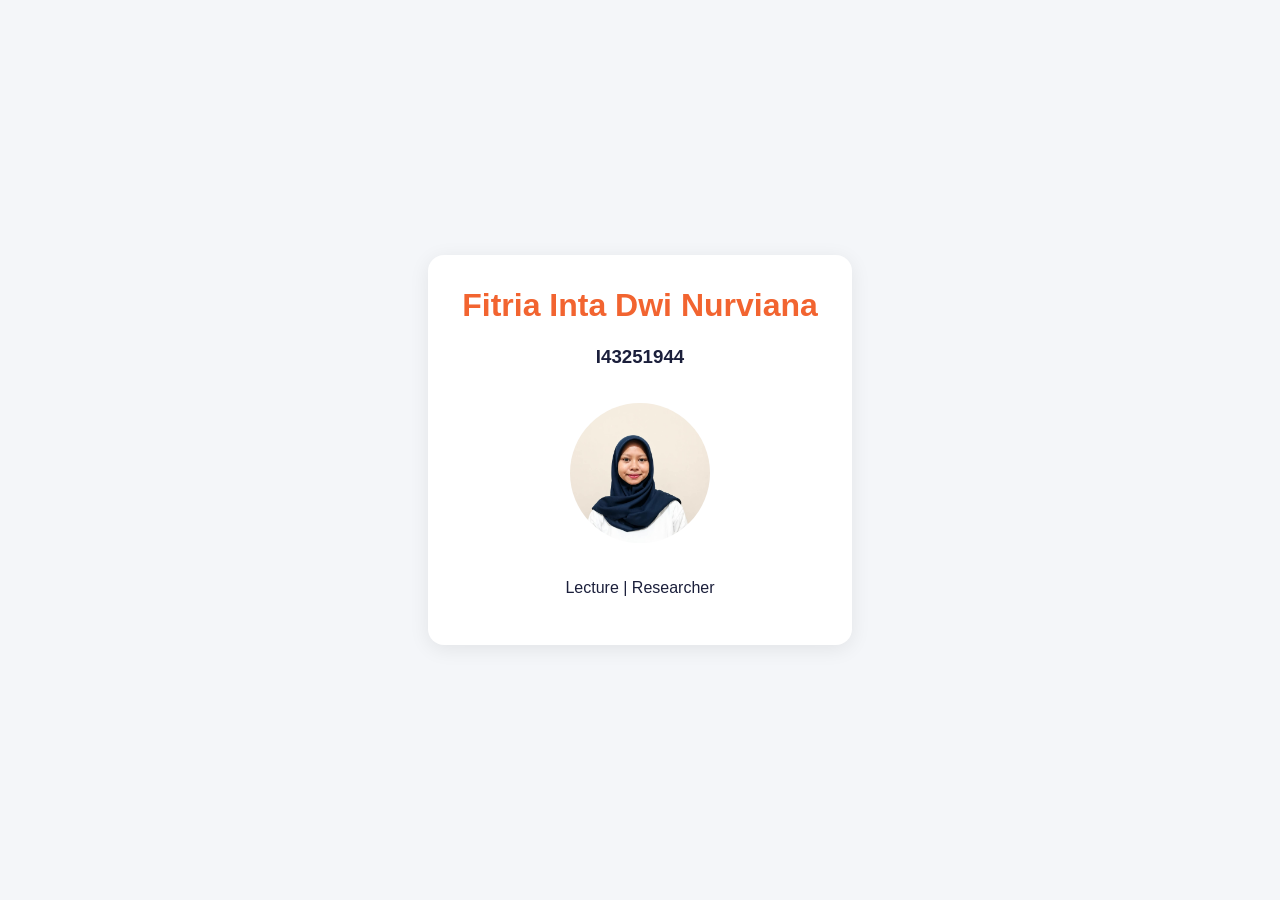
<file: praktikum_1/index.html>
<!DOCTYPE html>
<html lang="id">
<head>
<meta charset="UTF-8">
<title>Biodata Diri</title>
<link rel="stylesheet" href="style.css">
</head>
<body>
<div class="card">
<h1>Fitria Inta Dwi Nurviana</h1>
<h3>I43251944</h3>
<img src="images/foto profil.jpg" alt="Foto profil">
<p>Lecture | Researcher</p>
</div>
</body
</file>
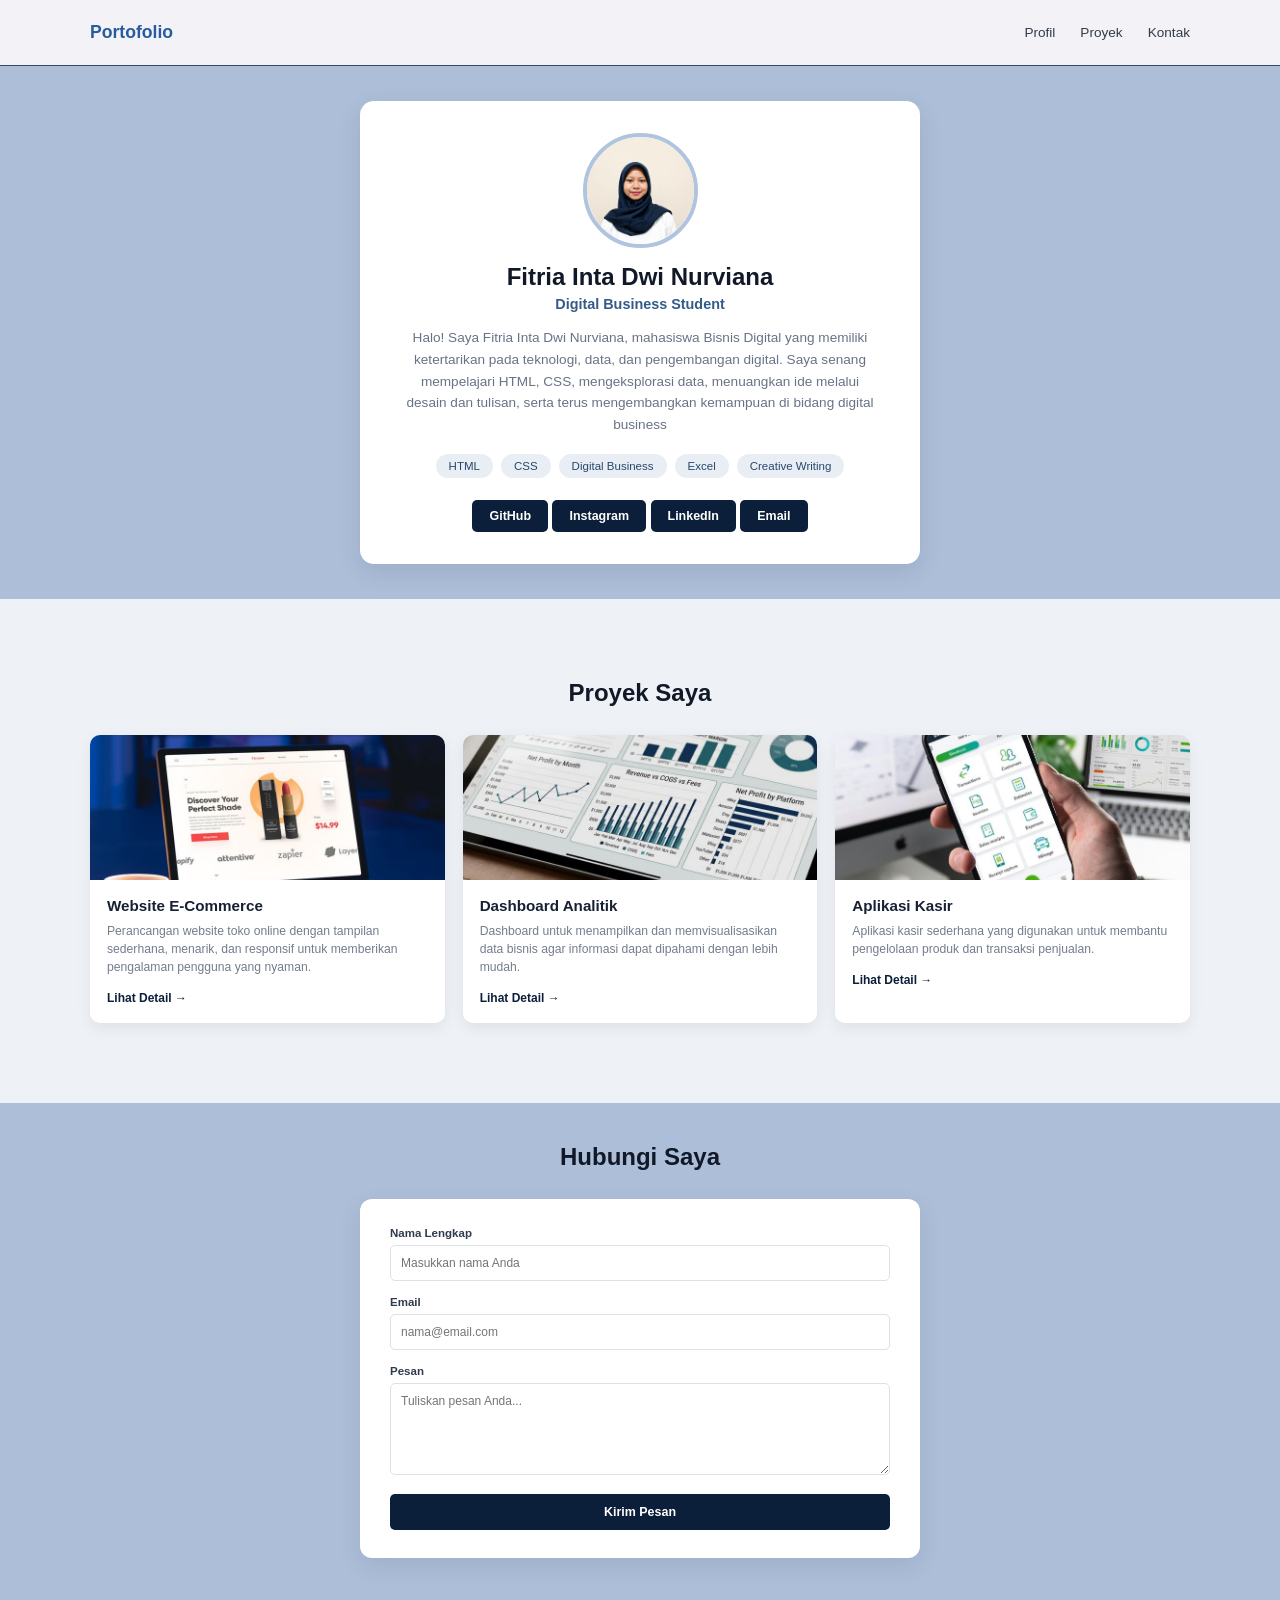
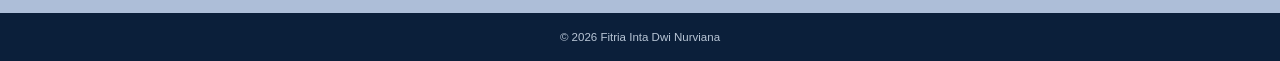
<file: praktikum_2/index.html>
<!DOCTYPE html>
<html lang="id">

<head>
    <meta charset="UTF-8">
    <meta name="viewport" content="width=device-width, initial-scale=1.0">

    <title>Portofolio - Fitria Inta Dwi Nurviana</title>

    <link rel="stylesheet" href="style.css">
</head>

<body>

    <!-- Navbar -->
    <header class="navbar">
        <div class="container nav-content">

            <div class="logo">
                Portofolio
            </div>

            <nav>
                <a href="#profil">Profil</a>
                <a href="#projects">Proyek</a>
                <a href="#contact">Kontak</a>
            </nav>

        </div>
    </header>


    <!-- Profil -->
    <section id="profil" class="profile-section">

        <div class="profile-card">

            <img src="images/foto profil.jpg"
                 alt="Foto Profil Fitria Inta Dwi Nurviana"
                 class="profile-photo">

            <h1>Fitria Inta Dwi Nurviana</h1>

            <p class="profession">
                Digital Business Student
            </p>

            <p class="description">
                Halo! Saya Fitria Inta Dwi Nurviana, mahasiswa
                Bisnis Digital yang memiliki ketertarikan pada 
                teknologi, data, dan pengembangan digital. Saya 
                senang mempelajari HTML, CSS, mengeksplorasi data,
                menuangkan ide melalui desain dan tulisan, serta
                terus mengembangkan kemampuan di bidang digital 
                business
            </p>


            <!-- Skill -->
            <div class="skills">

                <span>HTML</span>
                <span>CSS</span>
                <span>Digital Business</span>
                <span>Excel</span>
                <span>Creative Writing</span>

            </div>


            <!-- Tombol Profil -->
            <div class="buttons">

                <a href="https://github.com/fitria4inta" target="_blank" class="btn">
                    GitHub
                </a>

                <a href="https://www.instagram.com/ftaadn_?igsi=MXM4ODN3ZzR6eHpnMQ==" target="_blank" class="btn">
                    Instagram
                </a>

                <a href="https://www.linkedin.com/in/fitria-inta-2b5a3b3a6?utm_source=share_via&utm_content=profile&utm_medium=member_android" target="_blank" class="btn">
                    LinkedIn
                </a>

                <a href="mailto:fitriainta07@gmail.com" class="btn">
                    Email
                </a>

            </div>

        </div>

    </section>


    <!-- Proyek -->
    <section id="projects" class="projects-section">

        <div class="container">

            <h2>Proyek Saya</h2>


            <div class="project-grid">


                <!-- Proyek 1 -->
                <div class="project-card">

                    <img src="images/project1.jpg"
                         alt="Proyek Website">

                    <div class="project-info">

                        <h3>Website E-Commerce</h3>

                        <p>
                            Perancangan website toko online dengan
                            tampilan sederhana, menarik, dan responsif
                            untuk memberikan pengalaman pengguna yang
                            nyaman.
                        </p>

                        <a href="#">
                            Lihat Detail →
                        </a>

                    </div>

                </div>


                <!-- Proyek 2 -->
                <div class="project-card">

                    <img src="images/project2.jpg"
                         alt="Proyek Dashboard">

                    <div class="project-info">

                        <h3>Dashboard Analitik</h3>

                        <p>
                            Dashboard untuk menampilkan dan
                            memvisualisasikan data bisnis agar
                            informasi dapat dipahami dengan lebih
                            mudah.
                        </p>

                        <a href="#">
                            Lihat Detail →
                        </a>

                    </div>

                </div>


                <!-- Proyek 3 -->
                <div class="project-card">

                    <img src="images/project3.jpg"
                         alt="Proyek Aplikasi">

                    <div class="project-info">

                        <h3>Aplikasi Kasir</h3>

                        <p>
                            Aplikasi kasir sederhana yang digunakan
                            untuk membantu pengelolaan produk dan
                            transaksi penjualan.
                        </p>

                        <a href="#">
                            Lihat Detail →
                        </a>

                    </div>

                </div>


            </div>

        </div>

    </section>


    <!-- Kontak -->
    <section id="contact" class="contact-section">

        <div class="container">

            <h2>Hubungi Saya</h2>


            <form class="contact-form">

                <div class="form-group">

                    <label for="nama">
                        Nama Lengkap
                    </label>

                    <input
                        type="text"
                        id="nama"
                        name="nama"
                        placeholder="Masukkan nama Anda"
                        required
                    >

                </div>


                <div class="form-group">

                    <label for="email">
                        Email
                    </label>

                    <input
                        type="email"
                        id="email"
                        name="email"
                        placeholder="nama@email.com"
                        required
                    >

                </div>


                <div class="form-group">

                    <label for="pesan">
                        Pesan
                    </label>

                    <textarea
                        id="pesan"
                        name="pesan"
                        rows="5"
                        placeholder="Tuliskan pesan Anda..."
                        required
                    ></textarea>

                </div>


                <button type="submit">
                    Kirim Pesan
                </button>

            </form>

        </div>

    </section>


    <!-- Footer -->
    <footer>

        <p>
            © 2026 Fitria Inta Dwi Nurviana
        </p>

    </footer>

</body>

</html>
</file>
<file: praktikum_1/style.css>
body {
font-family: Arial, sans-serif;
color: #1B1F3B;
margin: 0;
padding: 20px;
background-color: #F4F6F9;
display: flex;
justify-content: center;
align-items: center;
min-height: 100vh;
box-sizing: border-box;
}
.card {
background-color: #FFFFFF;
padding: 32px;
border-radius: 16px;
box-shadow: 0 4px 20px rgba(0, 0, 0, 0.08); /* Efek bayangan halus */
width: 100%;
max-width: 360px;
text-align: center;
h1 {
color: #F26430;
margin-top: 0;
}
img {
width: 140px;
height: 140px;
object-fit: cover;
border-radius: 50%;
margin: 16px 0;
}
a:hover {
color: #2E86FF;
}
}
</file>
<file: praktikum_2/style.css>
/* =========================
   RESET
========================= */

* {
    margin: 0;
    padding: 0;
    box-sizing: border-box;
}

html {
    scroll-behavior: smooth;
    scroll-padding-top: 65px;
}

body {
    font-family: 'Segoe UI', Tahoma, Geneva, Verdana, sans-serif;
    background-color: #adbed8;
    color: #172033;
}


/* =========================
   CONTAINER
========================= */

.container {
    width: 90%;
    max-width: 1100px;
    margin: auto;
}


/* =========================
   NAVBAR
========================= */

.navbar {
    background-color: #f3f3f7;
    border-bottom: 1px solid #34496c;

    position: sticky;
    top: 0;
    z-index: 1000;
}

.nav-content {
    height: 65px;

    display: flex;
    justify-content: space-between;
    align-items: center;
}

.logo {
    color: #285c9f;
    font-size: 1.1rem;
    font-weight: 700;
}

.nav-content nav {
    display: flex;
    gap: 25px;
}

.nav-content nav a {
    color: #333b48;
    text-decoration: none;
    font-size: 0.85rem;
    font-weight: 500;

    transition: 0.3s ease;
}

.nav-content nav a:hover {
    color: #0b1f3a;
}


/* =========================
   PROFILE
========================= */

.profile-section {
    min-height: auto;

    padding: 35px 20px;

    display: flex;
    justify-content: center;
    align-items: center;
}

.profile-card {
    width: 100%;
    max-width: 560px;

    background-color: #ffffff;

    padding: 32px 45px;

    text-align: center;

    border-radius: 14px;

    box-shadow: 0 8px 25px rgba(11, 31, 58, 0.10);

    transition: 0.3s ease;
}

.profile-card:hover {
    transform: translateY(-4px);
}


/* Foto profil */

.profile-photo {
    display: block;

    width: 115px;
    height: 115px;

    border-radius: 50%;

    object-fit: cover;

    object-position: center center;

    border: 4px solid #afc4de;

    margin: 0 auto 15px auto;

    transition: transform 0.4s ease;
}

.profile-photo:hover {
    transform: scale(1.08);
}


/* Nama */

.profile-card h1 {
    color: #111827;

    font-size: 1.5rem;

    margin-bottom: 5px;
}


/* Profesi */

.profession {
    color: #345b88;

    font-size: 0.9rem;

    font-weight: 600;

    margin-bottom: 15px;
}


/* Deskripsi */

.description {
    max-width: 470px;
    margin: auto;

    color: #687386;

    font-size: 0.85rem;

    line-height: 1.6;

    margin-bottom: 18px;
}


/* =========================
   SKILLS
========================= */

.skills {
    display: flex;

    justify-content: center;

    gap: 8px;

    flex-wrap: wrap;

    margin-bottom: 22px;
}

.skills span {
    background-color: #e9eef5;

    color: #27476c;

    padding: 6px 13px;

    border-radius: 20px;

    font-size: 0.72rem;

    font-weight: 500;

    transition: 0.3s ease;
}

.skills span:hover {
    background-color: #0b1f3a;

    color: #ffffff;

    transform: translateY(-2px);
}


/* =========================
   BUTTON
========================= */

.profile-buttons {
    display: flex;

    justify-content: center;

    gap: 8px;
}

.btn {
    display: inline-block;

    padding: 9px 17px;

    background-color: #0b1f3a;

    color: #ffffff;

    text-decoration: none;

    border-radius: 5px;

    font-size: 0.78rem;

    font-weight: 600;

    transition: 0.3s ease;
}

.btn:hover {
    background-color: #1c3d63;

    transform: translateY(-2px);
}


/* =========================
   PROJECTS
========================= */

.projects-section {
    background-color: #eef1f5;

    padding: 80px 20px 80px;
}

.projects-section h2,
.contact-section h2 {
    text-align: center;

    color: #111827;

    font-size: 1.5rem;

    margin-bottom: 28px;
}


/* Grid 3 kolom */

.project-grid {
    display: grid;

    grid-template-columns: repeat(3, 1fr);

    gap: 18px;
}


/* Kartu proyek */

.project-card {
    background-color: #ffffff;

    border-radius: 10px;

    overflow: hidden;

    box-shadow: 0 5px 15px rgba(11, 31, 58, 0.07);

    transition: all 0.3s ease;
}

.project-card:hover {
    transform: translateY(-6px);

    box-shadow: 0 12px 25px rgba(11, 31, 58, 0.13);
}


/* Gambar proyek */

.project-card img {
    width: 100%;

    height: 145px;

    object-fit: cover;

    display: block;

    transition: transform 0.4s ease;
}

.project-card:hover img {
    transform: scale(1.04);
}


/* Isi proyek */

.project-info {
    padding: 17px;
}

.project-info h3 {
    color: #172033;

    font-size: 0.95rem;

    margin-bottom: 8px;
}

.project-info p {
    color: #737d8d;

    font-size: 0.76rem;

    line-height: 1.5;

    margin-bottom: 12px;
}

.project-info a {
    color: #0b1f3a;

    text-decoration: none;

    font-size: 0.75rem;

    font-weight: 700;

    transition: 0.3s ease;
}

.project-info a:hover {
    color: #527aa7;
}


/* =========================
   CONTACT
========================= */

.contact-section {
    background-color: #adbed8;

    padding: 40px 20px 55px;
}

.contact-form {
    max-width: 560px;

    margin: auto;

    background-color: #ffffff;

    padding: 28px 30px;

    border-radius: 12px;

    box-shadow: 0 8px 25px rgba(11, 31, 58, 0.09);
}

.form-group {
    margin-bottom: 15px;
}

.form-group label {
    display: block;

    color: #303b4d;

    font-size: 0.72rem;

    font-weight: 600;

    margin-bottom: 6px;
}

.form-group input,
.form-group textarea {
    width: 100%;

    border: 1px solid #dce2ea;

    border-radius: 5px;

    padding: 10px;

    font-family: inherit;

    font-size: 0.75rem;

    outline: none;

    transition: 0.3s ease;
}

.form-group input:focus,
.form-group textarea:focus {
    border-color: #345b88;

    box-shadow: 0 0 0 2px rgba(52, 91, 136, 0.10);
}

.form-group textarea {
    resize: vertical;
}


/* Tombol submit */

.contact-form button {
    width: 100%;

    padding: 11px;

    border: none;

    border-radius: 5px;

    background-color: #0b1f3a;

    color: #ffffff;

    font-family: inherit;

    font-size: 0.78rem;

    font-weight: 600;

    cursor: pointer;

    transition: 0.3s ease;
}

.contact-form button:hover {
    background-color: #203f63;

    transform: translateY(-2px);
}


/* =========================
   FOOTER
========================= */

footer {
    background-color: #0b1f3a;

    color: #b8c5d5;

    text-align: center;

    padding: 18px;

    font-size: 0.72rem;
}


/* =========================
   RESPONSIVE
========================= */

@media (max-width: 768px) {

    .nav-content {
        height: auto;

        padding: 15px 0;

        flex-direction: column;

        gap: 10px;
    }

    .nav-content nav {
        gap: 18px;
    }


    .profile-section {
        padding: 35px 15px;
    }

    .profile-card {
        padding: 28px 22px;
    }

    .profile-card h1 {
        font-size: 1.3rem;
    }


    .project-grid {
        grid-template-columns: 1fr;
    }


    .project-card img {
        height: 180px;
    }


    .contact-form {
        padding: 22px;
    }

}
</file>
